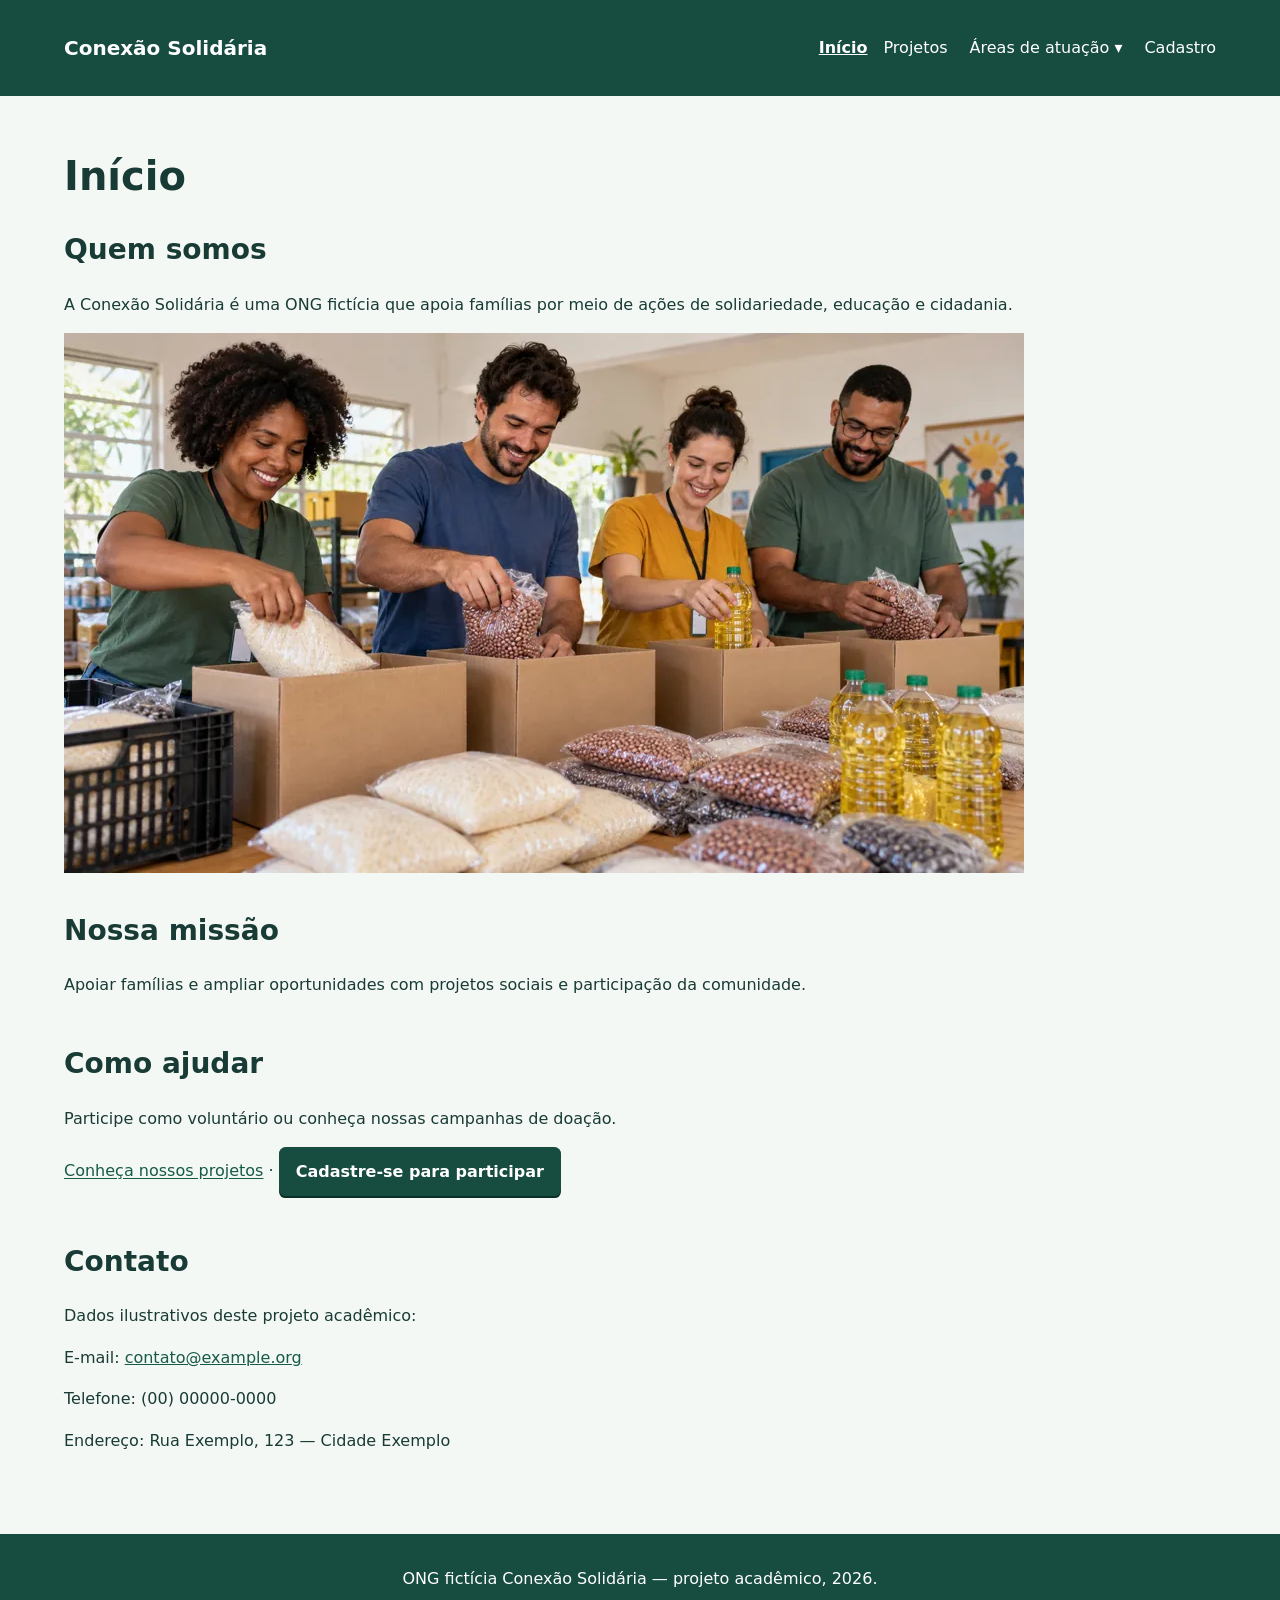
<file: site/index.html>
<!DOCTYPE html>

<html lang="pt-BR">
<head><meta charset="utf-8"/><meta content="width=device-width, initial-scale=1.0" name="viewport"/><title>Início | Conexão Solidária</title><link href="css/estilo.css" rel="stylesheet"/><script defer="True" src="js/interface.js"></script></head>
<body><a class="pular" href="#conteudo">Pular para o conteúdo</a>
<header><div class="cabecalho-conteudo container"><p class="marca">Conexão Solidária</p><button aria-controls="navegacao" aria-expanded="true" class="botao-menu botao" type="button">☰ Menu</button><nav aria-label="Menu principal" id="navegacao"><ul class="menu-principal"><li><a aria-current="page" href="index.html">Início</a></li><li><a href="projetos.html">Projetos</a></li><li class="item-submenu"><button aria-controls="submenu-projetos" aria-expanded="false" class="submenu-botao" type="button">Áreas de atuação ▾</button><ul class="submenu" hidden="" id="submenu-projetos"><li><a href="projetos.html#alimentos">Alimentação</a></li><li><a href="projetos.html#educacao">Educação</a></li></ul></li><li><a href="cadastro.html">Cadastro</a></li></ul></nav></div></header>
<main class="container layout-principal" id="conteudo"><h1 class="largura-total">Início</h1><section aria-labelledby="sobre" class="largura-total"><h2 id="sobre">Quem somos</h2><p>A Conexão Solidária é uma ONG fictícia que apoia famílias por meio de ações de solidariedade, educação e cidadania.</p><picture><source srcset="imagens/acao-solidaria.webp" type="image/webp"/><img alt="Voluntários organizando alimentos para doação a famílias." height="540" src="imagens/acao-solidaria.jpg" width="960"/></picture></section>
<section aria-labelledby="missao" class="largura-total"><h2 id="missao">Nossa missão</h2><p>Apoiar famílias e ampliar oportunidades com projetos sociais e participação da comunidade.</p></section>
<section aria-labelledby="ajudar" class="largura-total"><h2 id="ajudar">Como ajudar</h2><p>Participe como voluntário ou conheça nossas campanhas de doação.</p><p><a href="projetos.html">Conheça nossos projetos</a> · <a class="botao" href="cadastro.html">Cadastre-se para participar</a></p></section>
<section aria-labelledby="contato" class="largura-total"><h2 id="contato">Contato</h2><p>Dados ilustrativos deste projeto acadêmico:</p><address><p>E-mail: <a href="mailto:contato@example.org">contato@example.org</a></p><p>Telefone: (00) 00000-0000</p><p>Endereço: Rua Exemplo, 123 — Cidade Exemplo</p></address></section></main>
<footer><p>ONG fictícia Conexão Solidária — projeto acadêmico, 2026.</p></footer></body></html>
</file>
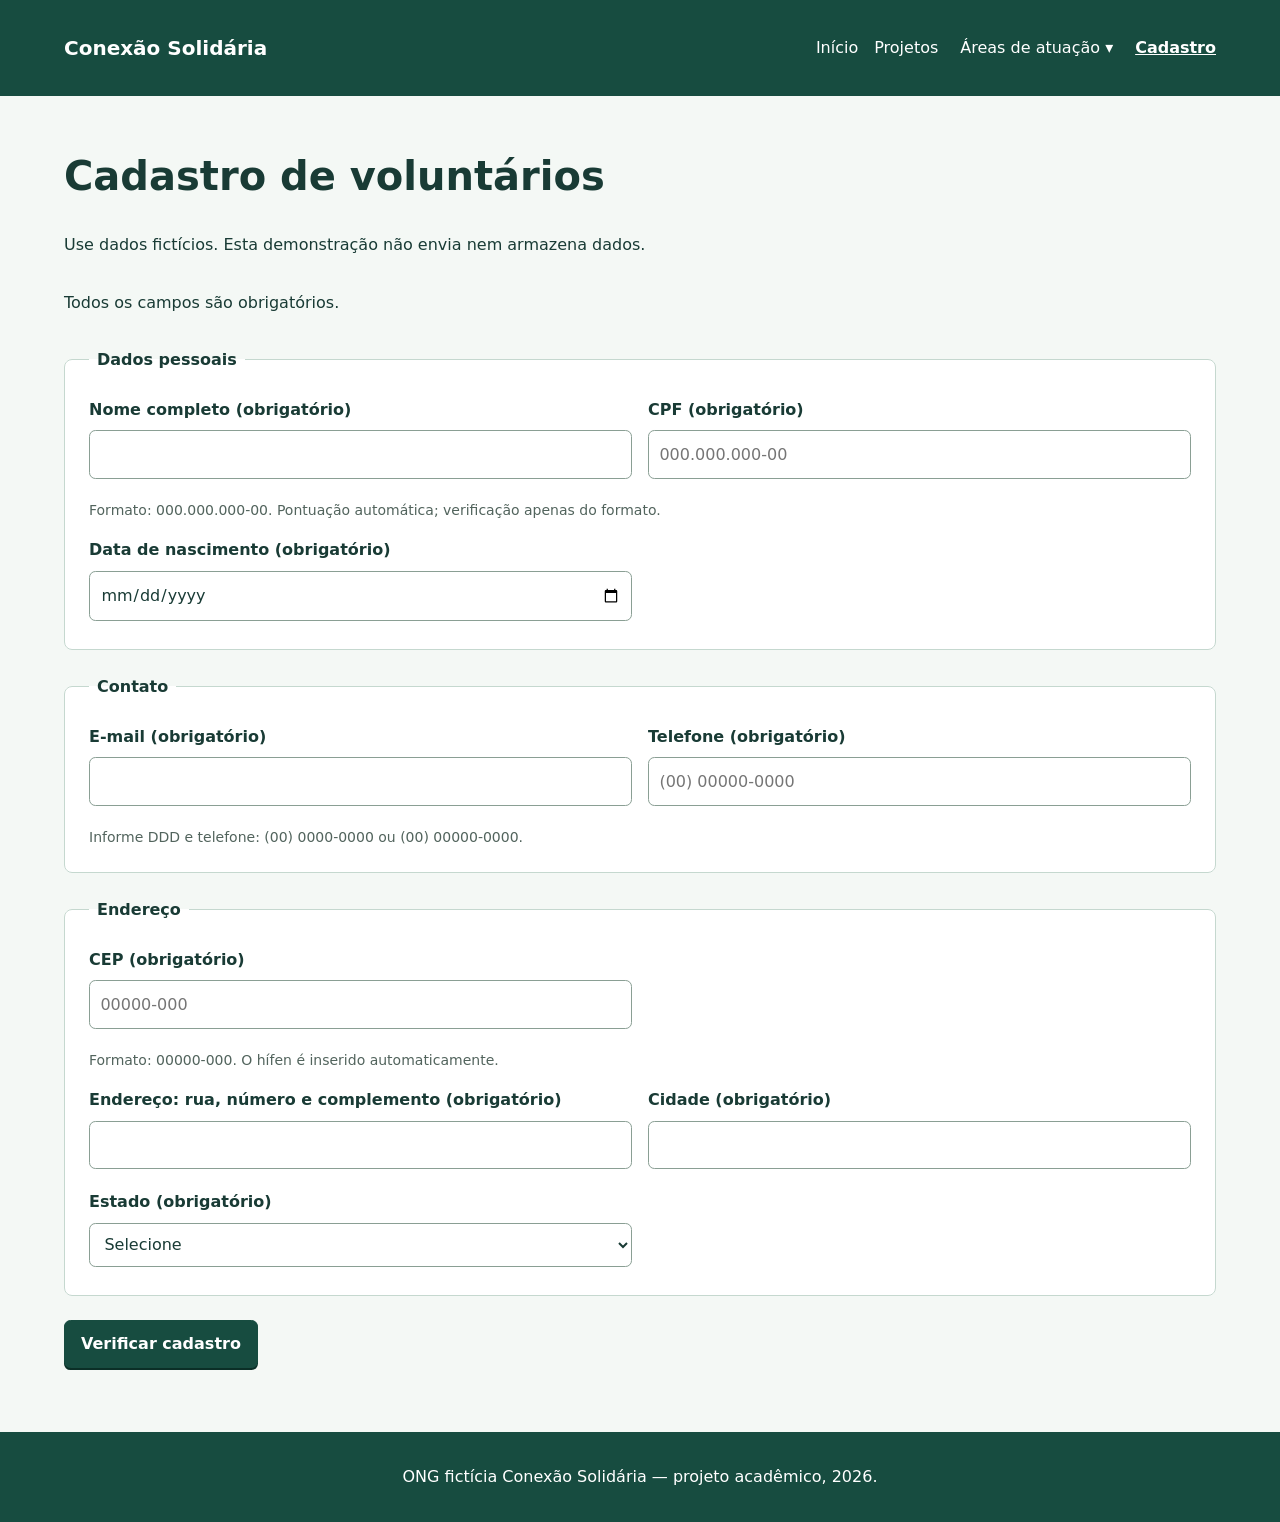
<file: site/cadastro.html>
<!DOCTYPE html>

<html lang="pt-BR">
<head><meta charset="utf-8"/><meta content="width=device-width, initial-scale=1.0" name="viewport"/><title>Cadastro | Conexão Solidária</title><link href="css/estilo.css" rel="stylesheet"/><script defer="" src="js/cadastro.js"></script><script defer="True" src="js/interface.js"></script></head>
<body><a class="pular" href="#conteudo">Pular para o conteúdo</a>
<header><div class="cabecalho-conteudo container"><p class="marca">Conexão Solidária</p><button aria-controls="navegacao" aria-expanded="true" class="botao-menu botao" type="button">☰ Menu</button><nav aria-label="Menu principal" id="navegacao"><ul class="menu-principal"><li><a href="index.html">Início</a></li><li><a href="projetos.html">Projetos</a></li><li class="item-submenu"><button aria-controls="submenu-projetos" aria-expanded="false" class="submenu-botao" type="button">Áreas de atuação ▾</button><ul class="submenu" hidden="" id="submenu-projetos"><li><a href="projetos.html#alimentos">Alimentação</a></li><li><a href="projetos.html#educacao">Educação</a></li></ul></li><li><a aria-current="page" href="cadastro.html">Cadastro</a></li></ul></nav></div></header>
<main class="container layout-principal" id="conteudo"><h1 class="largura-total">Cadastro de voluntários</h1><p class="largura-total">Use dados fictícios. Esta demonstração não envia nem armazena dados.</p><p class="largura-total">Todos os campos são obrigatórios.</p><div class="alerta alerta-erro" hidden="" id="alerta-formulario" role="alert"></div><form class="largura-total" id="formulario" novalidate=""><fieldset class="grupo-campos"><legend>Dados pessoais</legend><p><label for="nome">Nome completo (obrigatório)</label><input aria-describedby="erro-nome" autocomplete="name" id="nome" maxlength="100" minlength="3" name="nome" required="" type="text"/><small class="mensagem-campo" id="erro-nome"></small></p><p><label for="cpf">CPF (obrigatório)</label><input aria-describedby="ajuda-cpf erro-cpf" id="cpf" inputmode="numeric" maxlength="14" name="cpf" pattern="[0-9]{3}\.[0-9]{3}\.[0-9]{3}-[0-9]{2}" placeholder="000.000.000-00" required="" title="Informe o CPF no formato 000.000.000-00" type="text"/><small class="mensagem-campo" id="erro-cpf"></small></p><p id="ajuda-cpf">Formato: 000.000.000-00. Pontuação automática; verificação apenas do formato.</p><p><label for="nascimento">Data de nascimento (obrigatório)</label><input aria-describedby="erro-nascimento" autocomplete="bday" id="nascimento" name="nascimento" required="" type="date"/><small class="mensagem-campo" id="erro-nascimento"></small></p></fieldset><fieldset class="grupo-campos"><legend>Contato</legend><p><label for="email">E-mail (obrigatório)</label><input aria-describedby="erro-email" autocomplete="email" id="email" maxlength="254" name="email" required="" type="email"/><small class="mensagem-campo" id="erro-email"></small></p><p><label for="telefone">Telefone (obrigatório)</label><input aria-describedby="ajuda-telefone erro-telefone" id="telefone" maxlength="15" name="telefone" pattern="\([0-9]{2}\) [0-9]{4,5}-[0-9]{4}" placeholder="(00) 00000-0000" required="" title="Informe (00) 0000-0000 ou (00) 00000-0000" type="tel"/><small class="mensagem-campo" id="erro-telefone"></small></p><p id="ajuda-telefone">Informe DDD e telefone: (00) 0000-0000 ou (00) 00000-0000.</p></fieldset><fieldset class="grupo-campos"><legend>Endereço</legend><p><label for="cep">CEP (obrigatório)</label><input aria-describedby="ajuda-cep erro-cep" id="cep" inputmode="numeric" maxlength="9" name="cep" pattern="[0-9]{5}-[0-9]{3}" placeholder="00000-000" required="" title="Informe o CEP no formato 00000-000" type="text"/><small class="mensagem-campo" id="erro-cep"></small></p><p id="ajuda-cep">Formato: 00000-000. O hífen é inserido automaticamente.</p><p><label for="endereco">Endereço: rua, número e complemento (obrigatório)</label><input aria-describedby="erro-endereco" autocomplete="address-line1" id="endereco" maxlength="150" name="endereco" required="" type="text"/><small class="mensagem-campo" id="erro-endereco"></small></p><p><label for="cidade">Cidade (obrigatório)</label><input aria-describedby="erro-cidade" autocomplete="address-level2" id="cidade" maxlength="100" name="cidade" required="" type="text"/><small class="mensagem-campo" id="erro-cidade"></small></p><p><label for="estado">Estado (obrigatório)</label><select aria-describedby="erro-estado" autocomplete="address-level1" id="estado" name="estado" required=""><option value="">Selecione</option><option value="AC">AC</option><option value="AL">AL</option><option value="AP">AP</option><option value="AM">AM</option><option value="BA">BA</option><option value="CE">CE</option><option value="DF">DF</option><option value="ES">ES</option><option value="GO">GO</option><option value="MA">MA</option><option value="MT">MT</option><option value="MS">MS</option><option value="MG">MG</option><option value="PA">PA</option><option value="PB">PB</option><option value="PR">PR</option><option value="PE">PE</option><option value="PI">PI</option><option value="RJ">RJ</option><option value="RN">RN</option><option value="RS">RS</option><option value="RO">RO</option><option value="RR">RR</option><option value="SC">SC</option><option value="SP">SP</option><option value="SE">SE</option><option value="TO">TO</option></select><small class="mensagem-campo" id="erro-estado"></small></p></fieldset><button class="botao" type="submit">Verificar cadastro</button></form><p class="alerta alerta-sucesso" hidden="" id="resultado" role="status"></p></main>
<footer><p>ONG fictícia Conexão Solidária — projeto acadêmico, 2026.</p></footer><dialog aria-describedby="descricao-modal" aria-labelledby="titulo-modal" id="modal-cadastro"><div class="modal-conteudo"><span class="badge">Verificação concluída</span><h2 id="titulo-modal">Campos verificados!</h2><p id="descricao-modal">Os campos atendem às regras de preenchimento do formulário.</p><div class="alerta alerta-info"><strong>Este é um cadastro demonstrativo.</strong><br/>Os dados não foram enviados nem armazenados. A verificação de formato não comprova a existência dos dados ou os dígitos verificadores do CPF.</div><form method="dialog"><button autofocus="" class="botao">Fechar e voltar ao formulário</button></form></div></dialog></body></html>
</file>
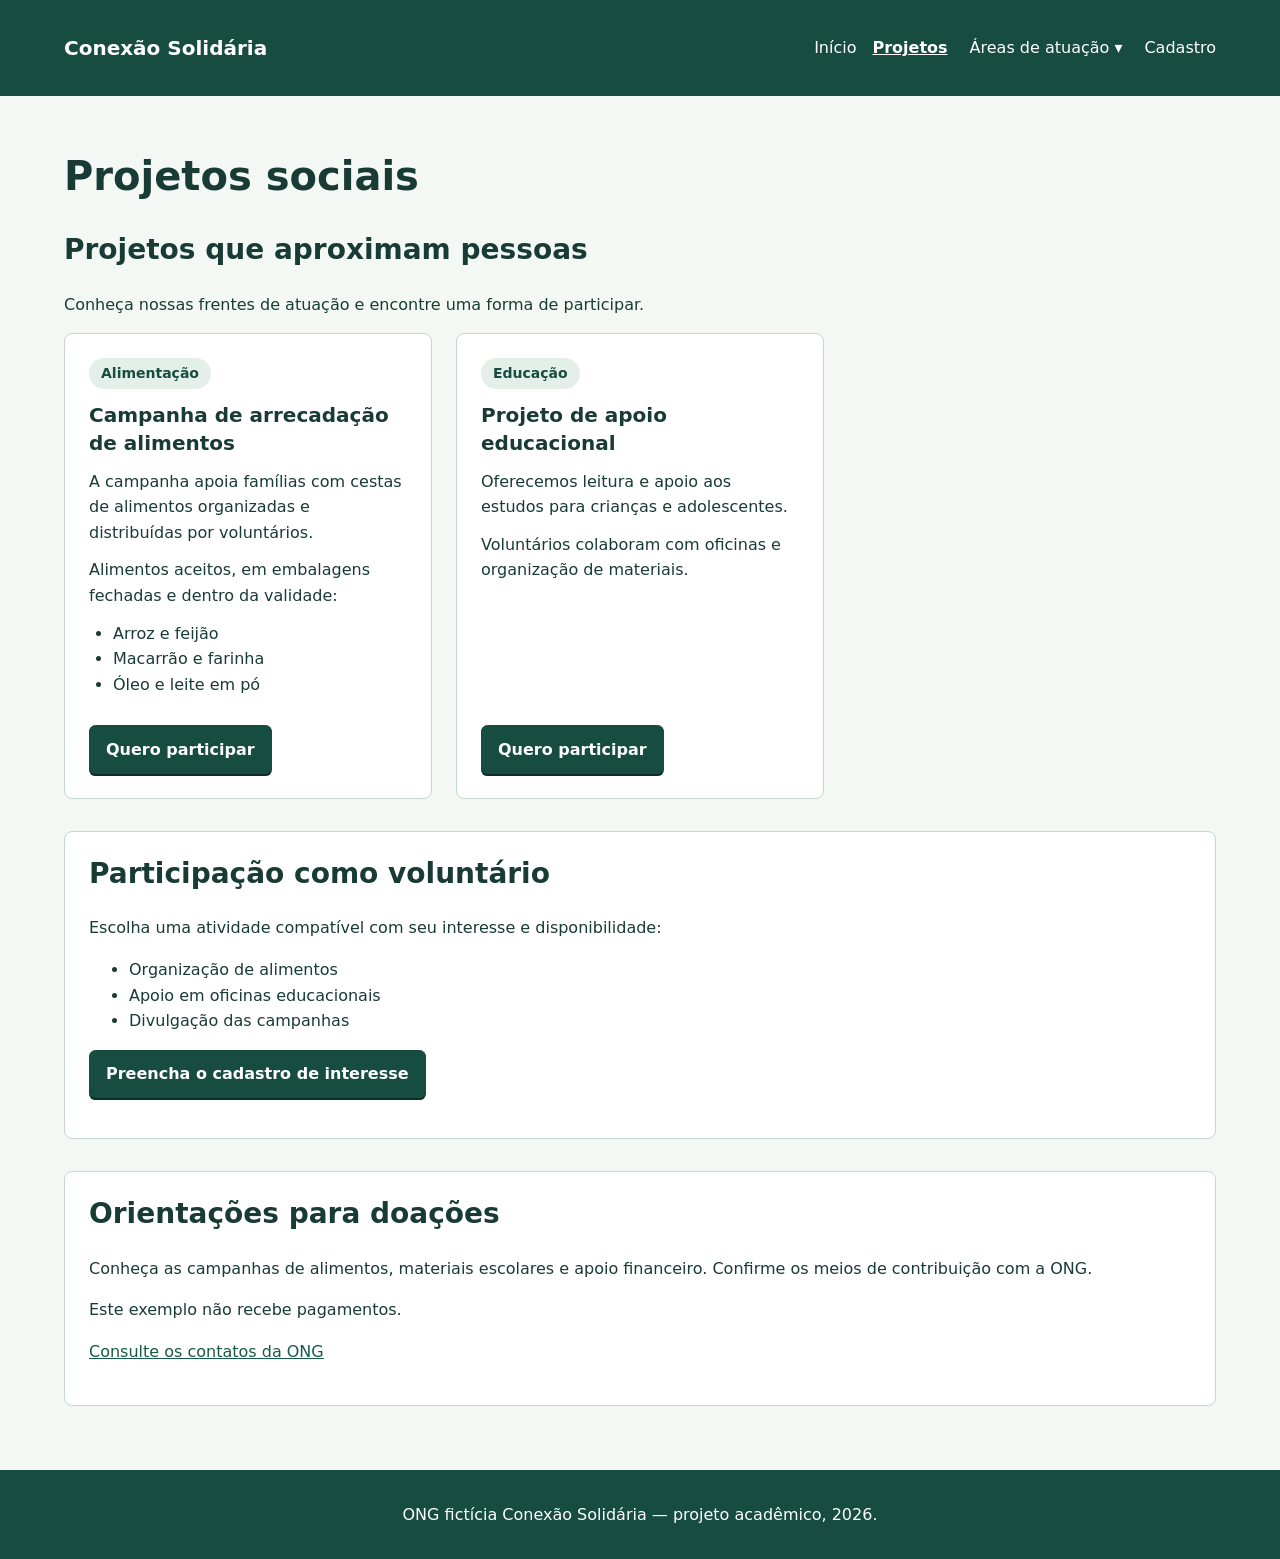
<file: site/projetos.html>
<!DOCTYPE html>

<html lang="pt-BR">
<head><meta charset="utf-8"/><meta content="width=device-width, initial-scale=1.0" name="viewport"/><title>Projetos sociais | Conexão Solidária</title><link href="css/estilo.css" rel="stylesheet"/><script defer="True" src="js/interface.js"></script></head>
<body><a class="pular" href="#conteudo">Pular para o conteúdo</a>
<header><div class="cabecalho-conteudo container"><p class="marca">Conexão Solidária</p><button aria-controls="navegacao" aria-expanded="true" class="botao-menu botao" type="button">☰ Menu</button><nav aria-label="Menu principal" id="navegacao"><ul class="menu-principal"><li><a href="index.html">Início</a></li><li><a aria-current="page" href="projetos.html">Projetos</a></li><li class="item-submenu"><button aria-controls="submenu-projetos" aria-expanded="false" class="submenu-botao" type="button">Áreas de atuação ▾</button><ul class="submenu" hidden="" id="submenu-projetos"><li><a href="projetos.html#alimentos">Alimentação</a></li><li><a href="projetos.html#educacao">Educação</a></li></ul></li><li><a href="cadastro.html">Cadastro</a></li></ul></nav></div></header>
<main class="container layout-principal" id="conteudo"><h1 class="largura-total">Projetos sociais</h1><section aria-labelledby="apresentacao" class="largura-total"><h2 id="apresentacao">Projetos que aproximam pessoas</h2><p>Conheça nossas frentes de atuação e encontre uma forma de participar.</p>

<div class="grade-projetos"><article aria-labelledby="alimentos" class="cartao-projeto"><span class="badge">Alimentação</span><h3 id="alimentos">Campanha de arrecadação de alimentos</h3><p>A campanha apoia famílias com cestas de alimentos organizadas e distribuídas por voluntários.</p><p>Alimentos aceitos, em embalagens fechadas e dentro da validade:</p><ul><li>Arroz e feijão</li><li>Macarrão e farinha</li><li>Óleo e leite em pó</li></ul><a class="botao acao-cartao" href="cadastro.html">Quero participar</a></article><article aria-labelledby="educacao" class="cartao-projeto"><span class="badge">Educação</span><h3 id="educacao">Projeto de apoio educacional</h3><p>Oferecemos leitura e apoio aos estudos para crianças e adolescentes.</p><p>Voluntários colaboram com oficinas e organização de materiais.</p><a class="botao acao-cartao" href="cadastro.html">Quero participar</a></article></div></section>
<section aria-labelledby="voluntariado" class="painel largura-total"><h2 id="voluntariado">Participação como voluntário</h2><p>Escolha uma atividade compatível com seu interesse e disponibilidade:</p><ul><li>Organização de alimentos</li><li>Apoio em oficinas educacionais</li><li>Divulgação das campanhas</li></ul><p><a class="botao" href="cadastro.html">Preencha o cadastro de interesse</a></p></section>
<section aria-labelledby="doacoes" class="painel largura-total"><h2 id="doacoes">Orientações para doações</h2><p>Conheça as campanhas de alimentos, materiais escolares e apoio financeiro. Confirme os meios de contribuição com a ONG.</p><p>Este exemplo não recebe pagamentos.</p><p><a href="index.html#contato">Consulte os contatos da ONG</a></p></section></main>
<footer><p>ONG fictícia Conexão Solidária — projeto acadêmico, 2026.</p></footer></body></html>
</file>
<file: site/css/estilo.css>
:root{--cor-primaria:#174C40;--cor-secundaria:#165A48;--cor-texto:#193B35;--cor-texto-secundario:#52645D;--cor-fundo:#F4F8F5;--cor-superficie:#FFFFFF;--cor-borda:#C5D8CF;--cor-foco:#A86500;--cor-erro:#B42318;--fonte-principal:system-ui,Arial,sans-serif;--texto-pequeno:.875rem;--texto-base:1rem;--titulo-menor:1.25rem;--titulo-secao:1.75rem;--titulo-principal:2.5rem;--espaco-1:.25rem;--espaco-2:.5rem;--espaco-3:.75rem;--espaco-4:1rem;--espaco-6:1.5rem;--espaco-8:2rem;--espaco-12:3rem}
*{box-sizing:border-box}body{margin:0;font:var(--texto-base)/1.6 var(--fonte-principal);color:var(--cor-texto);background:var(--cor-fundo)}[hidden]{display:none!important}.container{width:100%;max-width:1100px;margin-inline:auto;padding:var(--espaco-4)}header,footer{background:var(--cor-primaria);color:white}header a{color:white}header{padding-block:var(--espaco-2)}footer{margin-top:var(--espaco-8);padding:var(--espaco-4);text-align:center}.marca{font-size:var(--titulo-menor);font-weight:750;margin:0}.cabecalho-conteudo{display:flex;flex-direction:column;gap:var(--espaco-4)}.menu-principal{display:flex;gap:var(--espaco-4);align-items:center;flex-wrap:wrap;list-style:none;margin:0;padding:0}.menu-principal a{text-decoration:none}.menu-principal a:hover{text-decoration:underline}a[aria-current]{font-weight:bold;text-decoration:underline}.item-submenu{position:relative}.submenu{position:absolute;top:100%;left:0;min-width:200px;background:white;border:1px solid var(--cor-borda);border-radius:.5rem;padding:var(--espaco-3);list-style:none;z-index:5;box-shadow:0 8px 24px #193b3520}.submenu a{color:var(--cor-texto);display:block;padding:.4rem}.submenu-botao{background:transparent;border:0;color:white;font:inherit;cursor:pointer}.botao-menu{display:none}.js .botao-menu{display:block}.js .menu-principal{flex-direction:column;align-items:stretch}.js .submenu{position:static}.layout-principal,.grade-projetos{display:grid;grid-template-columns:repeat(12,minmax(0,1fr));gap:var(--espaco-6)}.largura-total{grid-column:1/-1}.layout-principal>h1{margin:var(--espaco-6) 0 0}.layout-principal>p{margin:0}.layout-principal section>h2{margin-top:0}h1{font-size:var(--titulo-principal);line-height:1.2}h2{font-size:var(--titulo-secao);line-height:1.3}h3{font-size:var(--titulo-menor);line-height:1.4}.cartao-projeto{grid-column:span 12;display:flex;flex-direction:column;align-items:stretch;gap:var(--espaco-3);background:white;border:1px solid var(--cor-borda);border-radius:.5rem;padding:var(--espaco-6)}.cartao-projeto h3,.cartao-projeto p{margin:0}.cartao-projeto ul{margin:0 0 var(--espaco-4);padding-left:var(--espaco-6)}.cartao-projeto:focus-within{border-color:var(--cor-foco)}.acao-cartao{margin-top:auto;align-self:flex-start}.badge{align-self:flex-start;display:inline-block;border-radius:100px;background:#e3efe8;color:var(--cor-primaria);font-size:var(--texto-pequeno);font-weight:700;padding:.25rem .75rem}.painel{padding:var(--espaco-6);border:1px solid var(--cor-borda);background:white;border-radius:.5rem}.botao{display:inline-flex;align-items:center;justify-content:center;min-height:44px;padding:.65rem 1rem;background:var(--cor-primaria);color:white;border:1px solid var(--cor-primaria);border-radius:.4rem;font:inherit;font-weight:650;text-decoration:none;cursor:pointer;transition:background-color 150ms,border-color 150ms,box-shadow 150ms;box-shadow:0 2px 0 #0b2f27}.botao:not(:disabled):hover{background:var(--cor-secundaria)}.botao:not(:disabled):active{transform:translateY(1px);box-shadow:none}.botao:disabled{background:#dde4df;color:var(--cor-texto-secundario);border-color:var(--cor-borda);box-shadow:none;cursor:not-allowed}:focus-visible{outline:3px solid var(--cor-foco);outline-offset:3px}.pular{position:absolute;top:-100px;background:white;padding:.6rem;z-index:20}.pular:focus{top:0}a{color:var(--cor-secundaria)}img{max-width:100%;height:auto}address{font-style:normal}#formulario{grid-column:1/-1}fieldset{border:1px solid var(--cor-borda);border-radius:.5rem;background:white;padding:var(--espaco-6);margin:0 0 var(--espaco-6);min-width:0}legend{font-weight:750;padding:0 var(--espaco-2)}.grupo-campos{display:grid;grid-template-columns:repeat(2,minmax(0,1fr));gap:var(--espaco-4)}.grupo-campos>p{margin:0;grid-column:1/-1}.grupo-campos>p[id]{font-size:var(--texto-pequeno);color:var(--cor-texto-secundario)}label{display:block;font-weight:650;margin-bottom:var(--espaco-2)}input,select{width:100%;min-height:44px;padding:.65rem;font:inherit;color:var(--cor-texto);background:white;border:1px solid #8a9f94;border-radius:.4rem}.campo-invalido{border:2px solid var(--cor-erro)}.campo-valido{border:2px solid var(--cor-secundaria)}.mensagem-campo{display:block;font-size:var(--texto-pequeno);margin-top:.25rem;color:var(--cor-erro)}.mensagem-campo.ok{color:var(--cor-secundaria)}.alerta{border:1px solid var(--cor-borda);border-left:4px solid var(--cor-secundaria);border-radius:.4rem;padding:var(--espaco-4);margin:0;background:#eaf3ed}.alerta-erro{border-color:#edc5c1;border-left-color:var(--cor-erro);background:#fff1ef;color:#7b241c}.alerta-erro p,.alerta-erro ul{margin:.25rem 0}.alerta-info{background:#edf3f8;border-color:#c1d3df;border-left-color:#23567a;color:#21435b}dialog{border:0;border-radius:.75rem;max-width:560px;width:calc(100% - 2rem);padding:0;color:var(--cor-texto);box-shadow:0 24px 80px #0004}dialog::backdrop{background:#12282099}.modal-conteudo{padding:var(--espaco-8)}.modal-conteudo h2{margin:.8rem 0}.modal-conteudo form{margin-top:var(--espaco-6)}.acoes{display:flex;flex-direction:column;align-items:stretch;gap:var(--espaco-3)}
@media(min-width:480px){.container{padding:var(--espaco-6)}.acoes{flex-direction:row;flex-wrap:wrap;align-items:center}}
@media(min-width:768px){.cabecalho-conteudo{flex-direction:row;justify-content:space-between;align-items:center;flex-wrap:wrap}.js .botao-menu{display:none}.js .menu-principal{flex-direction:row;align-items:center}.js .submenu{position:absolute}.cartao-projeto{grid-column:span 6}.grupo-campos>p:not([id]){grid-column:span 1}}
@media(min-width:1024px){.cartao-projeto{grid-column:span 4}.layout-principal{gap:var(--espaco-8)}}
@media(min-width:1280px){.container{max-width:1200px}.layout-principal{padding-block:var(--espaco-8)}}
@media(min-width:1440px){.container{max-width:1320px}}
@media(prefers-reduced-motion:reduce){*,*::before,*::after{transition:none!important;animation:none!important}.botao:not(:disabled):active{transform:none}}

.layout-principal > *{grid-column:1 / -1}
</file>
